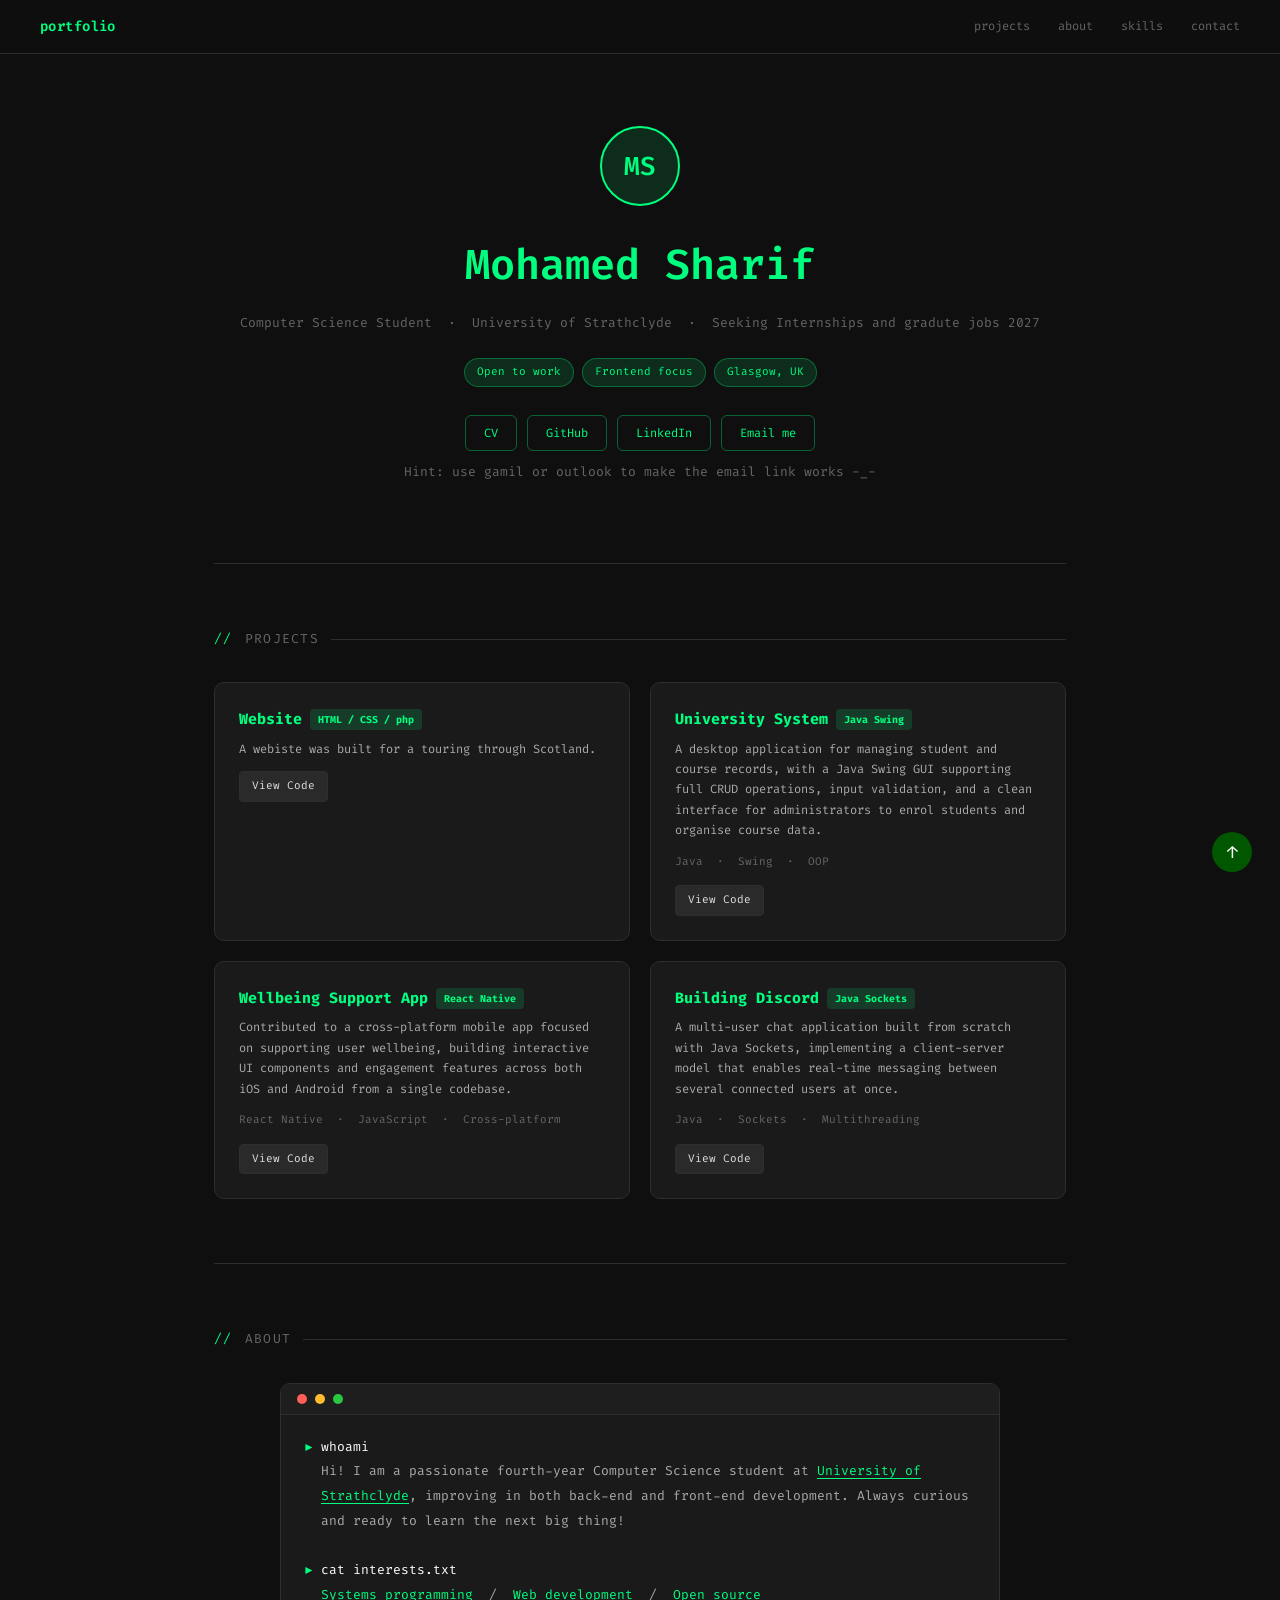
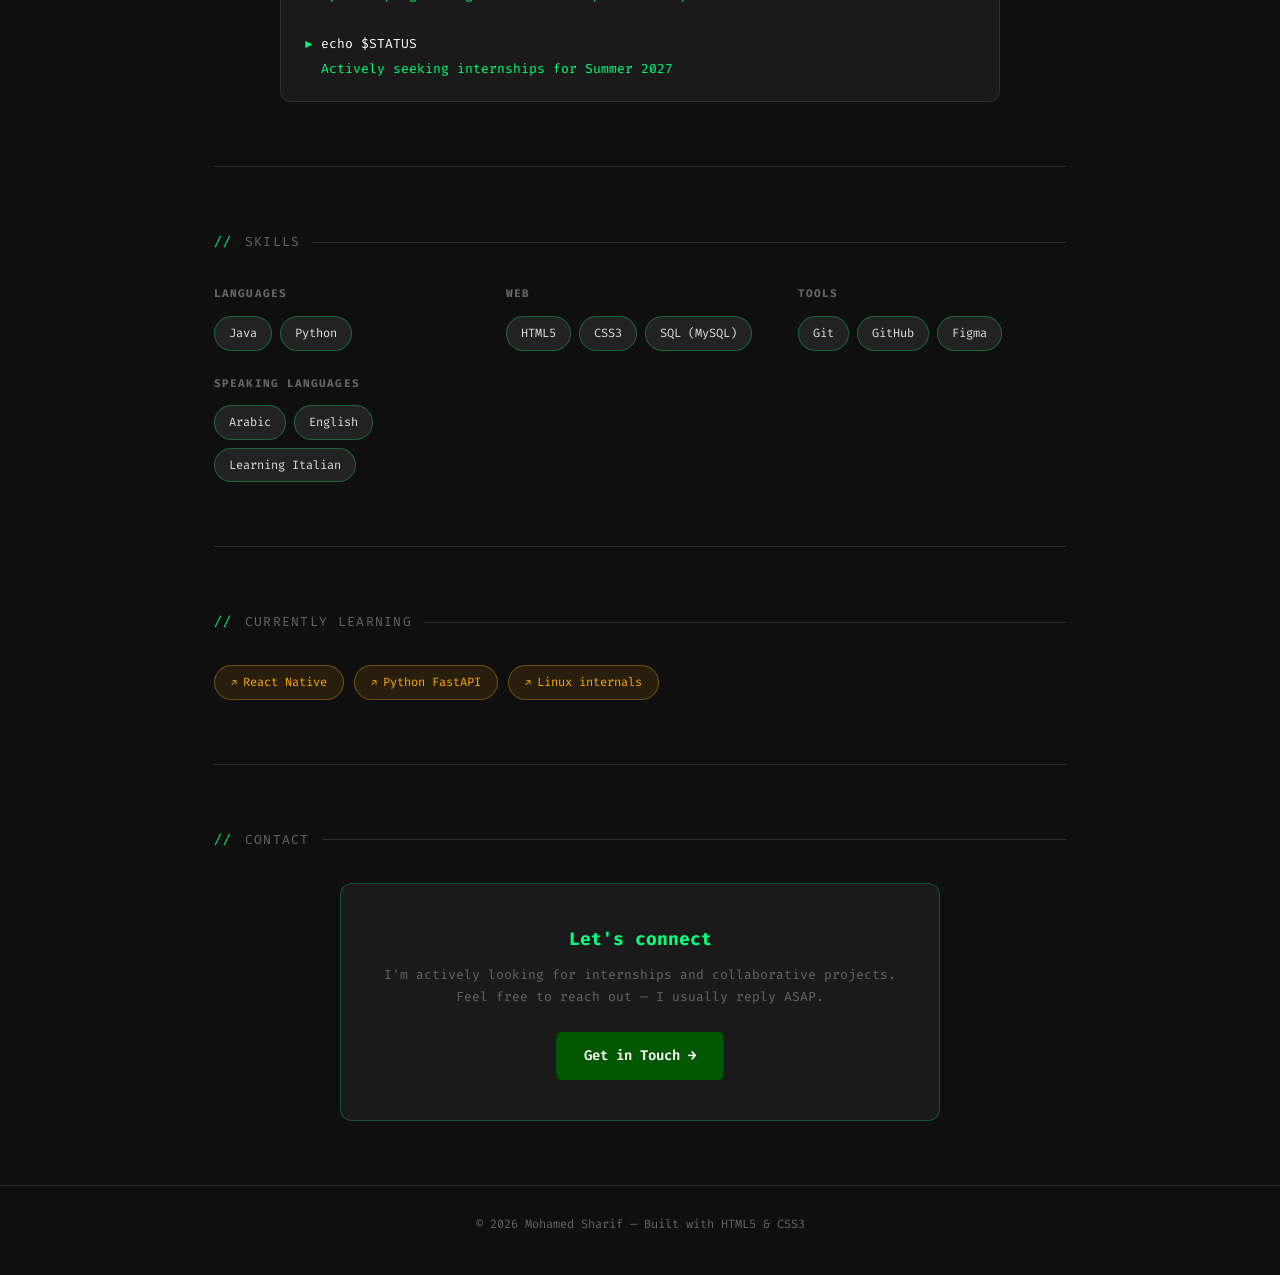
<file: index.html>
<!DOCTYPE html>
<html lang="en">
<head>
    <meta charset="UTF-8">
    <title>Mohamed Sharif — CS Portfolio</title>
    <meta name="viewport" content="width=device-width, initial-scale=1">
    <link rel="preconnect" href="https://fonts.googleapis.com">
    <link href="https://fonts.googleapis.com/css2?family=Fira+Code:wght@400;600&display=swap" rel="stylesheet">
    <link rel="stylesheet" href="style.css">  
</head>
<body>

    <a id="top"></a>

    <nav id="navbar">
        <span class="nav-brand">portfolio</span>
        <div class="nav-links">
            <a href="#projects">projects</a>
            <a href="#about">about</a>
            <a href="#skills">skills</a>
            <a href="#contact">contact</a>
        </div>
    </nav>

    <div class="container">

        <header>
            <div class="avatar">MS</div>

            <h1 class="hero-name">Mohamed Sharif</h1>

            <p class="hero-tagline">
                Computer Science Student &nbsp;·&nbsp; University of Strathclyde &nbsp;·&nbsp; Seeking Internships and gradute jobs 2027
            </p>

            <div class="badge-row">
                <span class="badge">Open to work</span>
                <span class="badge">Frontend focus</span>
                <span class="badge">Glasgow, UK</span>
            </div>

            <div class="hero-links">
                <a href="CV.pdf" target="_blank">CV</a>
                <a href="https://github.com/dashboard" target="_blank">GitHub</a>
                <a href="linkedin.com/in/mo-sharif-64a840363" target="_blank">LinkedIn</a>
                <a href="mailto:mohsh1211@email.com">Email me</a>
            </div>
            <p class="hero-tagline">Hint: use gamil or outlook to make the email link works -_-</p>

        </header>

        <section id="projects">
            <div class="section-title">projects</div>

            <div class="projects-grid">
                <div class="project-card">
                    <h3>Website <span class="lang-badge">HTML / CSS / php</span></h3>
                    <p>
                        A webiste was built for a touring through Scotland.
                    </p>
                    <div class="project-links">
                        <a href="#" target="_blank">View Code</a>
                    </div>
                </div>

                <div class="project-card">
                    <h3>University System <span class="lang-badge">Java Swing</span></h3>
                    <p>
                        A desktop application for managing student and course
                        records, with a Java Swing GUI supporting full
                        CRUD operations, input validation, and a clean
                        interface for administrators to enrol students and
                        organise course data.
                    </p>
                    <div class="tech-stack">Java &nbsp;·&nbsp; Swing &nbsp;·&nbsp; OOP</div>
                    <div class="project-links">
                        <a href="#" target="_blank">View Code</a>
                    </div>
                </div>

                <div class="project-card">
                    <h3>Wellbeing Support App <span class="lang-badge">React Native</span></h3>
                    <p>
                        Contributed to a cross-platform mobile app focused on
                        supporting user wellbeing, building interactive UI
                        components and engagement features across both
                        iOS and Android from a single codebase.
                    </p>
                    <div class="tech-stack">React Native &nbsp;·&nbsp; JavaScript &nbsp;·&nbsp; Cross-platform</div>
                    <div class="project-links">
                        <a href="https://github.com/mo390sh/Group_Project" target="_blank">View Code</a>
                    </div>
                </div>  

                <div class="project-card">
                    <h3>Building Discord <span class="lang-badge">Java Sockets</span></h3>
                    <p>
                        A multi-user chat application built from scratch
                        with Java Sockets, implementing a client-server
                        model that enables real-time messaging between
                        several connected users at once.
                    </p>
                    <div class="tech-stack">Java &nbsp;·&nbsp; Sockets &nbsp;·&nbsp; Multithreading</div>
                    <div class="project-links">
                        <a href="https://github.com/mo390sh/Distributed_Chat_System" target="_blank">View Code</a>
                    </div>
                </div>
            </div>
        </section>

        <section id="about">
            <div class="section-title">about</div>

            <div class="terminal-block">
                <div class="terminal-bar">
                    <span class="dot dot-r"></span>
                    <span class="dot dot-y"></span>
                    <span class="dot dot-g"></span>
                </div>
                <div class="terminal-body">
                    <div><span class="prompt">▶</span> <span class="cmd">whoami</span></div>
                    <div class="output">
                        Hi! I am a passionate fourth-year Computer Science student at
                        <a class="key" href="https://www.strath.ac.uk" target="_blank">
                            University of Strathclyde</a>, improving in both
                        back-end and front-end development.
                        Always curious and ready to learn the next big thing!
                    </div>
                    <br>
                    <div><span class="prompt">▶</span> <span class="cmd">cat interests.txt</span></div>
                    <div class="output">
                        <span class="key">Systems programming</span> &nbsp;/&nbsp;
                        <span class="key">Web development</span> &nbsp;/&nbsp;
                        <span class="key">Open source</span>
                    </div>
                    <br>
                    <div><span class="prompt">▶</span> <span class="cmd">echo $STATUS</span></div>
                    <div class="output"><span class="key">Actively seeking internships for Summer 2027 </span></div>
                </div>
            </div>
        </section>

        <section id="skills">
            <div class="section-title">skills</div>

            <div class="skills-groups">
                <div class="skill-group">
                    <h4>Languages</h4>
                    <div class="skill-tags">
                        <span class="skill-tag">Java</span>
                        <span class="skill-tag">Python</span>
                    </div>
                </div>
                <div class="skill-group">
                    <h4>Web</h4>
                    <div class="skill-tags">
                        <span class="skill-tag">HTML5</span>
                        <span class="skill-tag">CSS3</span>
                        <span class="skill-tag">SQL (MySQL)</span>
                    </div>
                </div>
                <div class="skill-group">
                    <h4>Tools</h4>
                    <div class="skill-tags">
                        <span class="skill-tag">Git</span>
                        <span class="skill-tag">GitHub</span>
                        <span class="skill-tag">Figma</span>
                    </div>
                </div>
                <div class="skill-group">
                    <h4>Speaking Languages</h4>
                    <div class="skill-tags">
                        <span class="skill-tag">Arabic</span>
                        <span class="skill-tag">English</span>
                        <span class="skill-tag">Learning Italian</span>
                    </div>
                </div>
            </div>
        </section>

        <section id="learning">
            <div class="section-title">currently learning</div>
            <div class="learning-tags">
                <span class="learn-tag">React Native</span>
                <span class="learn-tag">Python FastAPI</span>
                <span class="learn-tag">Linux internals</span>
            </div>
        </section>

        <section id="contact">
            <div class="section-title">contact</div>
            <div class="contact-box">
                <h3>Let's connect</h3>
                <p>
                    I'm actively looking for internships and collaborative projects.<br>
                    Feel free to reach out — I usually reply ASAP.
                </p>
                <a class="cta-btn" href="mailto:mohsh1211@email.com">Get in Touch →</a>
            </div>
        </section>

    </div>

    <footer>
        <p>© 2026 Mohamed Sharif — Built with HTML5 &amp; CSS3</p> 
    </footer>

    <a id="back-top" href="#top" aria-label="Back to top">↑</a>

</body>
</html>
</file>
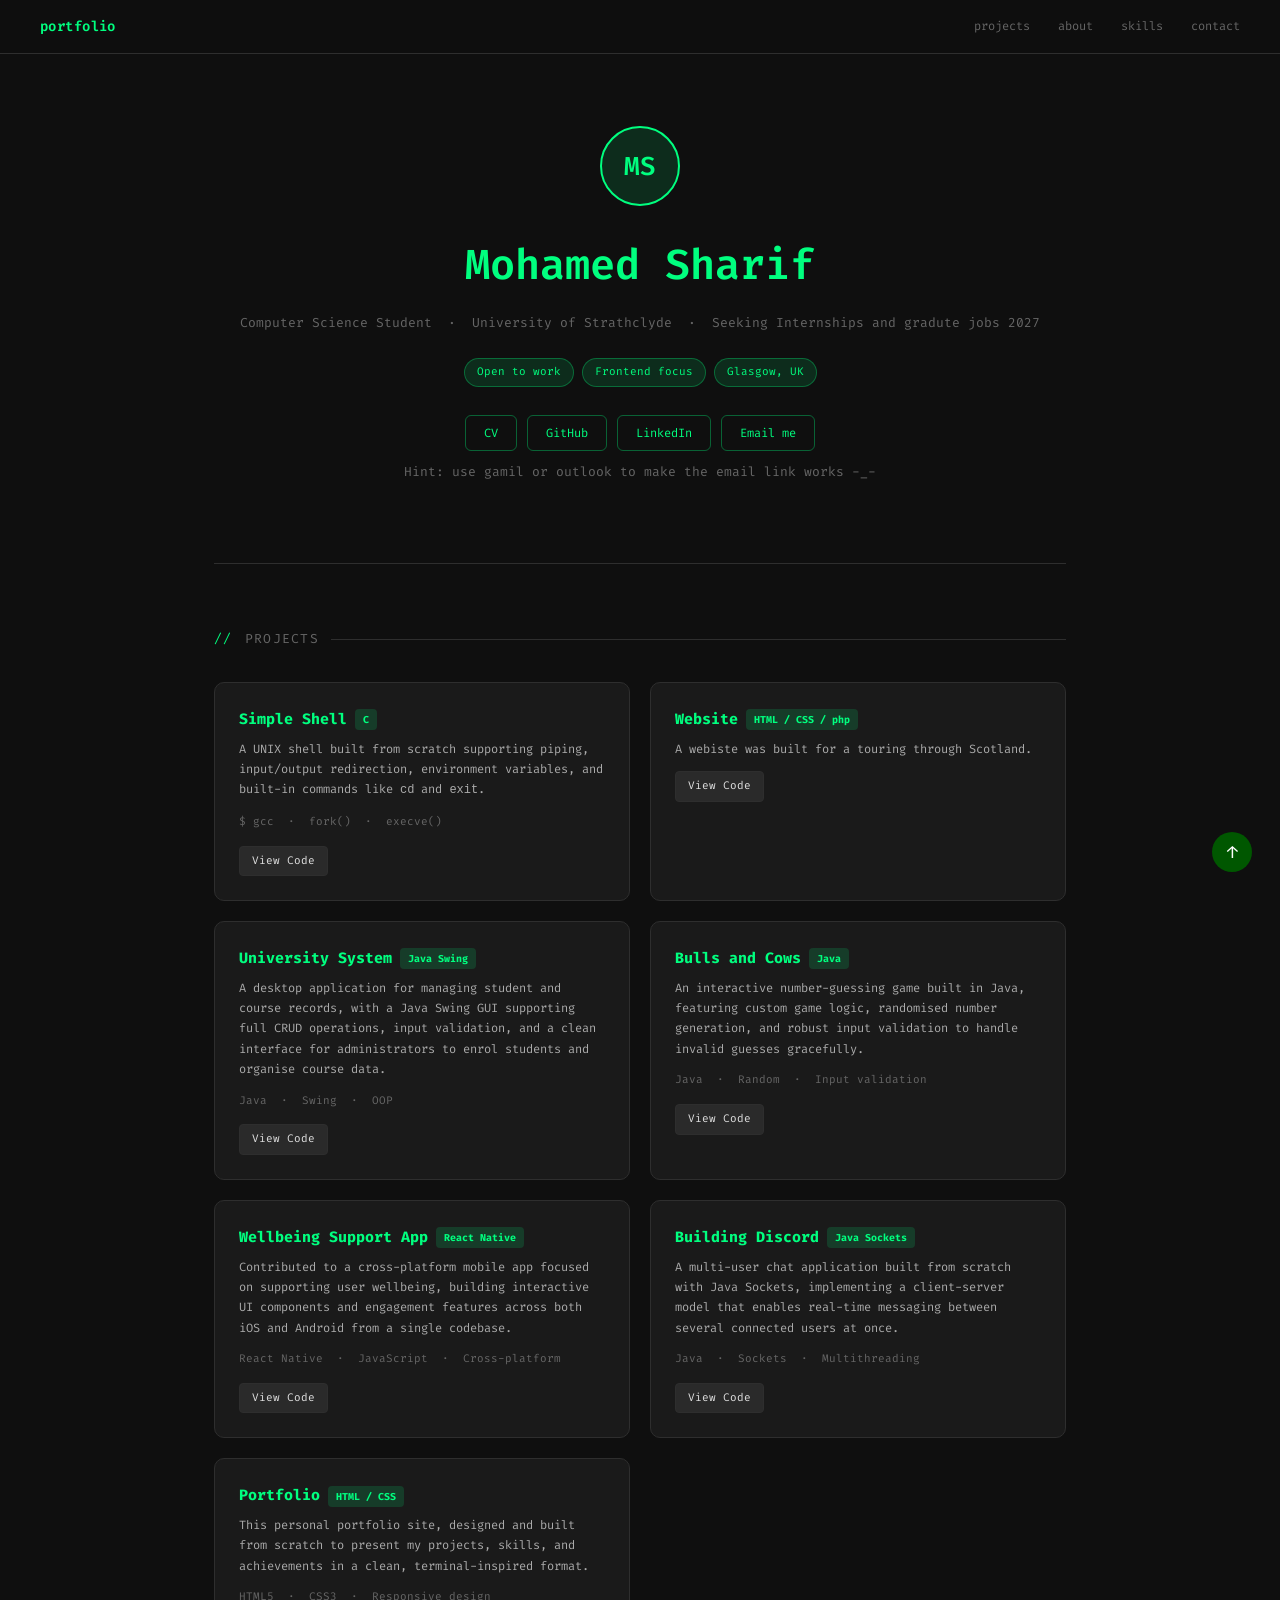
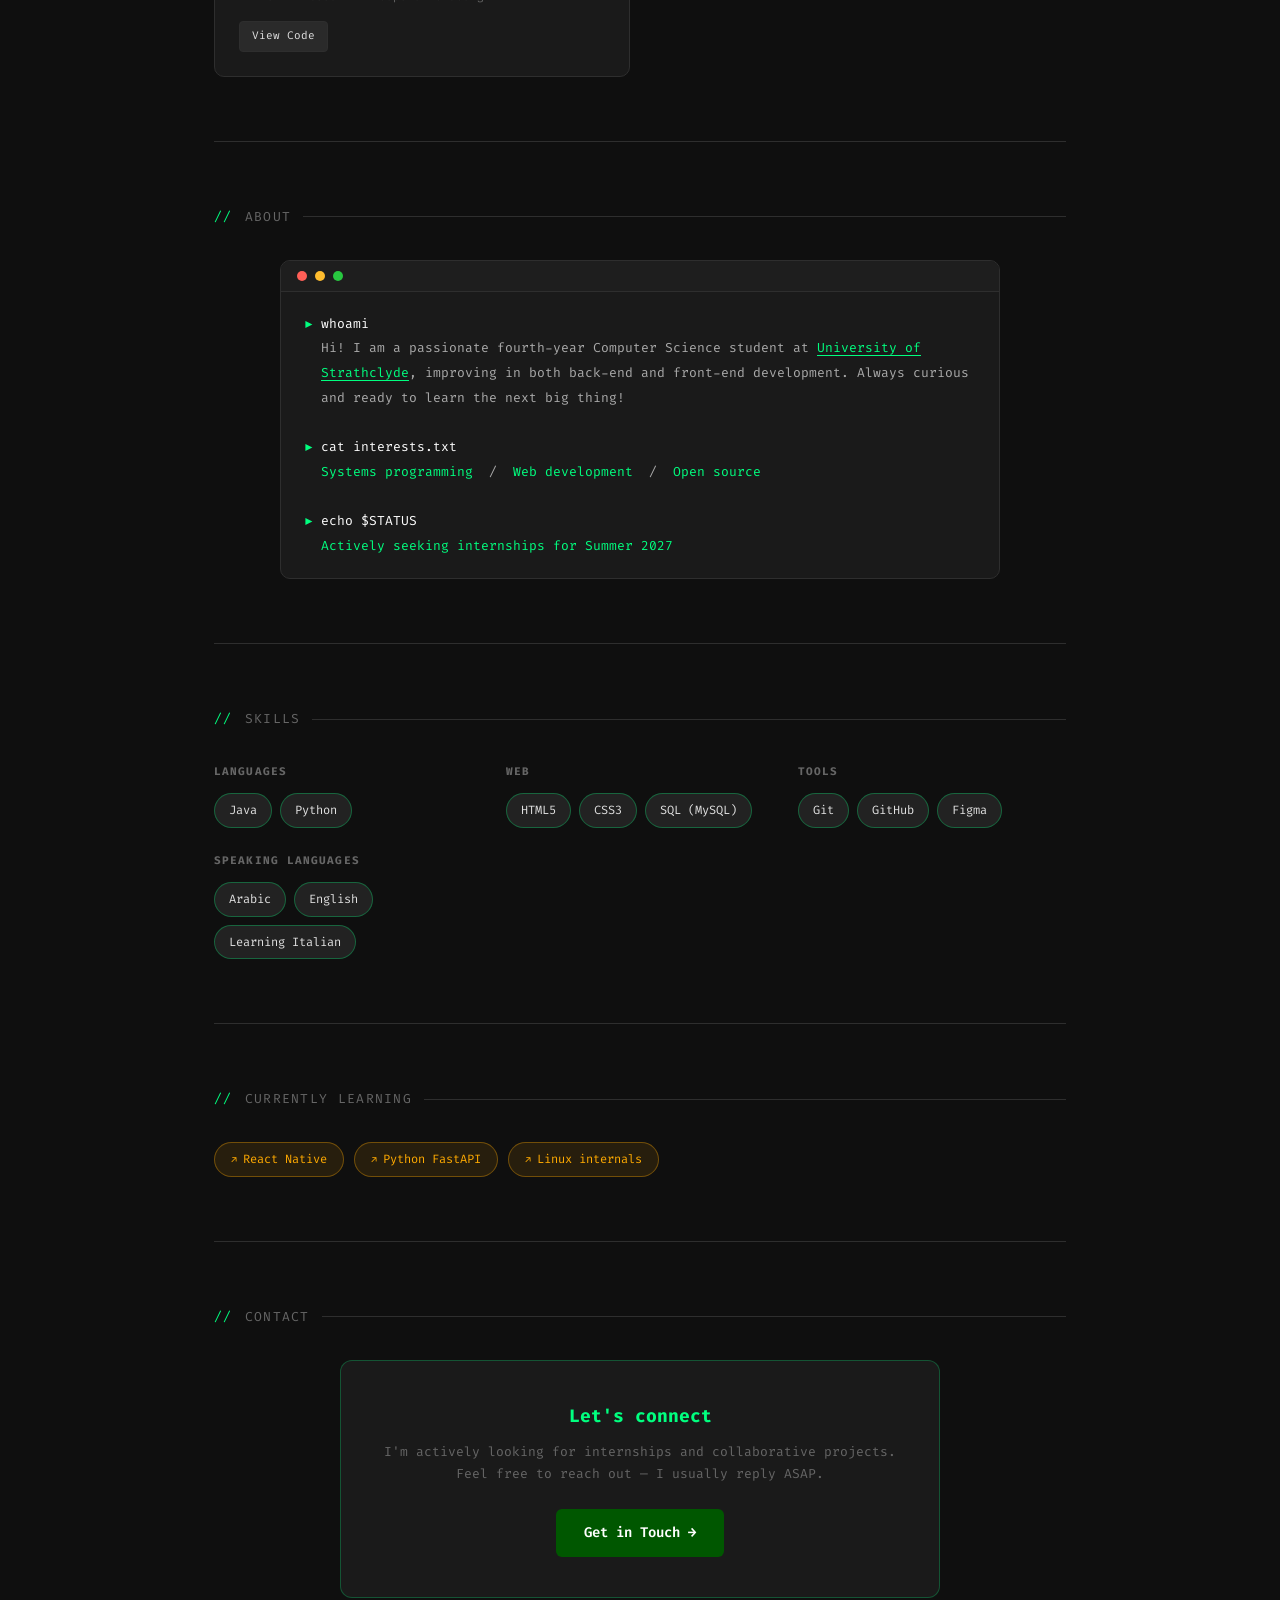
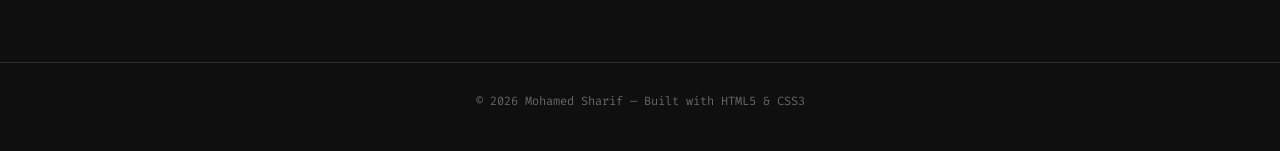
<file: Portfolio.html>
<!DOCTYPE html>
<html lang="en">
<head>
    <meta charset="UTF-8">
    <title>Mohamed Sharif — CS Portfolio</title>
    <meta name="viewport" content="width=device-width, initial-scale=1">
    <link rel="preconnect" href="https://fonts.googleapis.com">
    <link href="https://fonts.googleapis.com/css2?family=Fira+Code:wght@400;600&display=swap" rel="stylesheet">
    <link rel="stylesheet" href="style.css">  
</head>
<body>

    <a id="top"></a>

    <nav id="navbar">
        <span class="nav-brand">portfolio</span>
        <div class="nav-links">
            <a href="#projects">projects</a>
            <a href="#about">about</a>
            <a href="#skills">skills</a>
            <a href="#contact">contact</a>
        </div>
    </nav>

    <div class="container">

        <header>
            <div class="avatar">MS</div>

            <h1 class="hero-name">Mohamed Sharif</h1>

            <p class="hero-tagline">
                Computer Science Student &nbsp;·&nbsp; University of Strathclyde &nbsp;·&nbsp; Seeking Internships and gradute jobs 2027
            </p>

            <div class="badge-row">
                <span class="badge">Open to work</span>
                <span class="badge">Frontend focus</span>
                <span class="badge">Glasgow, UK</span>
            </div>

            <div class="hero-links">
                <a href="CV.pdf" target="_blank">CV</a>
                <a href="https://github.com/dashboard" target="_blank">GitHub</a>
                <a href="linkedin.com/in/mo-sharif-64a840363" target="_blank">LinkedIn</a>
                <a href="mailto:mohsh1211@email.com">Email me</a>
            </div>
            <p class="hero-tagline">Hint: use gamil or outlook to make the email link works -_-</p>

        </header>

        <section id="projects">
            <div class="section-title">projects</div>

            <div class="projects-grid">
                <div class="project-card">
                    <h3>Simple Shell <span class="lang-badge">C</span></h3>
                    <p>
                        A UNIX shell built from scratch supporting piping,
                        input/output redirection, environment variables, and
                        built-in commands like <code>cd</code> and <code>exit</code>.
                    </p>
                    <div class="tech-stack">$ gcc &nbsp;·&nbsp; fork() &nbsp;·&nbsp; execve()</div>
                    <div class="project-links">
                        <a href="#" target="_blank">View Code</a>
                    </div>
                </div>

                <div class="project-card">
                    <h3>Website <span class="lang-badge">HTML / CSS / php</span></h3>
                    <p>
                        A webiste was built for a touring through Scotland.
                    </p>
                    <div class="project-links">
                        <a href="#" target="_blank">View Code</a>
                    </div>
                </div>

                <div class="project-card">
                    <h3>University System <span class="lang-badge">Java Swing</span></h3>
                    <p>
                        A desktop application for managing student and course
                        records, with a Java Swing GUI supporting full
                        CRUD operations, input validation, and a clean
                        interface for administrators to enrol students and
                        organise course data.
                    </p>
                    <div class="tech-stack">Java &nbsp;·&nbsp; Swing &nbsp;·&nbsp; OOP</div>
                    <div class="project-links">
                        <a href="#" target="_blank">View Code</a>
                    </div>
                </div>

                <div class="project-card">
                    <h3>Bulls and Cows <span class="lang-badge">Java</span></h3>
                    <p>
                        An interactive number-guessing game built in Java,
                        featuring custom game logic, randomised number
                        generation, and robust input validation to handle
                        invalid guesses gracefully.
                    </p>
                    <div class="tech-stack">Java &nbsp;·&nbsp; Random &nbsp;·&nbsp; Input validation</div>
                    <div class="project-links">
                        <a href="#" target="_blank">View Code</a>
                    </div>
                </div>

                <div class="project-card">
                    <h3>Wellbeing Support App <span class="lang-badge">React Native</span></h3>
                    <p>
                        Contributed to a cross-platform mobile app focused on
                        supporting user wellbeing, building interactive UI
                        components and engagement features across both
                        iOS and Android from a single codebase.
                    </p>
                    <div class="tech-stack">React Native &nbsp;·&nbsp; JavaScript &nbsp;·&nbsp; Cross-platform</div>
                    <div class="project-links">
                        <a href="#" target="_blank">View Code</a>
                    </div>
                </div>

                <div class="project-card">
                    <h3>Building Discord <span class="lang-badge">Java Sockets</span></h3>
                    <p>
                        A multi-user chat application built from scratch
                        with Java Sockets, implementing a client-server
                        model that enables real-time messaging between
                        several connected users at once.
                    </p>
                    <div class="tech-stack">Java &nbsp;·&nbsp; Sockets &nbsp;·&nbsp; Multithreading</div>
                    <div class="project-links">
                        <a href="#" target="_blank">View Code</a>
                    </div>
                </div>

                <div class="project-card">
                    <h3>Portfolio <span class="lang-badge">HTML / CSS</span></h3>
                    <p>
                        This personal portfolio site, designed and built from
                        scratch to present my projects, skills, and
                        achievements in a clean, terminal-inspired format.
                    </p>
                    <div class="tech-stack">HTML5 &nbsp;·&nbsp; CSS3 &nbsp;·&nbsp; Responsive design</div>
                    <div class="project-links">
                        <a href="#" target="_blank">View Code</a>
                    </div>
                </div>
            </div>
        </section>

        <section id="about">
            <div class="section-title">about</div>

            <div class="terminal-block">
                <div class="terminal-bar">
                    <span class="dot dot-r"></span>
                    <span class="dot dot-y"></span>
                    <span class="dot dot-g"></span>
                </div>
                <div class="terminal-body">
                    <div><span class="prompt">▶</span> <span class="cmd">whoami</span></div>
                    <div class="output">
                        Hi! I am a passionate fourth-year Computer Science student at
                        <a class="key" href="https://www.strath.ac.uk" target="_blank">
                            University of Strathclyde</a>, improving in both
                        back-end and front-end development.
                        Always curious and ready to learn the next big thing!
                    </div>
                    <br>
                    <div><span class="prompt">▶</span> <span class="cmd">cat interests.txt</span></div>
                    <div class="output">
                        <span class="key">Systems programming</span> &nbsp;/&nbsp;
                        <span class="key">Web development</span> &nbsp;/&nbsp;
                        <span class="key">Open source</span>
                    </div>
                    <br>
                    <div><span class="prompt">▶</span> <span class="cmd">echo $STATUS</span></div>
                    <div class="output"><span class="key">Actively seeking internships for Summer 2027 </span></div>
                </div>
            </div>
        </section>

        <section id="skills">
            <div class="section-title">skills</div>

            <div class="skills-groups">
                <div class="skill-group">
                    <h4>Languages</h4>
                    <div class="skill-tags">
                        <span class="skill-tag">Java</span>
                        <span class="skill-tag">Python</span>
                    </div>
                </div>
                <div class="skill-group">
                    <h4>Web</h4>
                    <div class="skill-tags">
                        <span class="skill-tag">HTML5</span>
                        <span class="skill-tag">CSS3</span>
                        <span class="skill-tag">SQL (MySQL)</span>
                    </div>
                </div>
                <div class="skill-group">
                    <h4>Tools</h4>
                    <div class="skill-tags">
                        <span class="skill-tag">Git</span>
                        <span class="skill-tag">GitHub</span>
                        <span class="skill-tag">Figma</span>
                    </div>
                </div>
                <div class="skill-group">
                    <h4>Speaking Languages</h4>
                    <div class="skill-tags">
                        <span class="skill-tag">Arabic</span>
                        <span class="skill-tag">English</span>
                        <span class="skill-tag">Learning Italian</span>
                    </div>
                </div>
            </div>
        </section>

        <section id="learning">
            <div class="section-title">currently learning</div>
            <div class="learning-tags">
                <span class="learn-tag">React Native</span>
                <span class="learn-tag">Python FastAPI</span>
                <span class="learn-tag">Linux internals</span>
            </div>
        </section>

        <section id="contact">
            <div class="section-title">contact</div>
            <div class="contact-box">
                <h3>Let's connect</h3>
                <p>
                    I'm actively looking for internships and collaborative projects.<br>
                    Feel free to reach out — I usually reply ASAP.
                </p>
                <a class="cta-btn" href="mailto:mohsh1211@email.com">Get in Touch →</a>
            </div>
        </section>

    </div>

    <footer>
        <p>© 2026 Mohamed Sharif — Built with HTML5 &amp; CSS3</p> 
    </footer>

    <a id="back-top" href="#top" aria-label="Back to top">↑</a>

</body>
</html>
</file>
<file: style.css>
*, *::before, *::after { box-sizing: border-box; margin: 0; padding: 0; }

:root {
    --bg:       #0f0f0f;
    --bg-card:  #1a1a1a;
    --bg-hover: #222;
    --border:   #2e2e2e;
    --text:     #e0e0e0;
    --muted:    #666;
    --accent:   #00ff7f;
    --accent-dim: rgba(0,255,127,0.12);
    --warn:     #ffaa00;
    --mono:     'Fira Code', monospace;
}

html { 
    scroll-behavior: smooth; 
}

body {
    font-family: var(--mono);
    background: var(--bg);
    color: var(--text);
    line-height: 1.7;
    min-height: 100vh;
}

a { 
    color: inherit; text-decoration: none; 
}

nav {
    position: sticky;
    top: 0;
    z-index: 100;
    background: rgba(15,15,15,0.85);
    backdrop-filter: blur(10px);
    -webkit-backdrop-filter: blur(10px);
    border-bottom: 1px solid var(--border);
    display: flex;
    align-items: center;
    justify-content: space-between;
    padding: 14px 40px;
}

.nav-brand {
    color: var(--accent);
    font-size: 14px;
    font-weight: 600;
    letter-spacing: 0.03em;
}

.nav-links {
    display: flex;
    gap: 28px;
}

.nav-links a {
    font-size: 12px;
    color: var(--muted);
    transition: color 0.2s;
    padding: 2px 0;
    border-bottom: 1px solid transparent;
}

.nav-links a:hover {
    color: var(--accent);
    border-bottom-color: var(--accent);
}

.container {
    max-width: 900px;
    margin: 0 auto;
    padding: 0 24px;
}

section {
    padding: 64px 0;
    border-top: 1px solid var(--border);
}

.section-title {
    font-size: 13px;
    color: var(--muted);
    letter-spacing: 0.1em;
    text-transform: uppercase;
    margin-bottom: 32px;
    display: flex;
    align-items: center;
    gap: 12px;
}

.section-title::before { 
    content: '//'; 
    color: var(--accent); 
}
.section-title::after  { 
    content: ''; 
    flex: 1; 
    height: 1px; 
    background: var(--border); 
}

header {
    padding: 72px 0 56px;
    text-align: center;
}

.avatar {
    width: 80px;
    height: 80px;
    border-radius: 50%;
    border: 2px solid var(--accent);
    background: var(--accent-dim);
    display: flex;
    align-items: center;
    justify-content: center;
    font-size: 26px;
    font-weight: 600;
    color: var(--accent);
    margin: 0 auto 24px;
    animation: fadeUp 0.6s ease both;
}

.hero-name {
    font-size: clamp(28px, 5vw, 42px);
    color: var(--accent);
    font-weight: 600;
    min-height: 1.3em;
    animation: fadeUp 0.6s 0.1s ease both;
}

.hero-tagline {
    font-size: 13px;
    color: var(--muted);
    margin: 10px 0 24px;
    animation: fadeUp 0.6s 0.2s ease both;
}

.badge-row {
    display: flex;
    flex-wrap: wrap;
    gap: 8px;
    justify-content: center;
    margin-bottom: 28px;
    animation: fadeUp 0.6s 0.3s ease both;
}

.badge {
    background: var(--accent-dim);
    border: 1px solid rgba(0,255,127,0.3);
    color: var(--accent);
    font-size: 11px;
    padding: 4px 12px;
    border-radius: 20px;
}

.hero-links {
    display: flex;
    flex-wrap: wrap;
    gap: 10px;
    justify-content: center;
    animation: fadeUp 0.6s 0.4s ease both;
}

.hero-links a {
    font-size: 12px;
    color: var(--accent);
    border: 1px solid rgba(0,255,127,0.35);
    padding: 7px 18px;
    border-radius: 6px;
    transition: background 0.2s, color 0.2s;
}

.hero-links a:hover {
    background: var(--accent);
    color: var(--bg);
}

.projects-grid {
    display: grid;
    grid-template-columns: repeat(auto-fit, minmax(280px, 1fr));
    gap: 20px;
}

.project-card {
    background: var(--bg-card);
    border: 1px solid var(--border);
    border-radius: 10px;
    padding: 24px;
    transition: transform 0.25s, border-color 0.25s, box-shadow 0.25s;
    position: relative;
    overflow: hidden;
}

.project-card::before {
    content: '';
    position: absolute;
    left: 0; top: 0; bottom: 0;
    width: 3px;
    background: var(--accent);
    transform: scaleY(0);
    transform-origin: bottom;
    transition: transform 0.3s ease;
    border-radius: 3px 0 0 3px;
}

.project-card:hover {
    transform: translateY(-4px);
    border-color: rgba(0,255,127,0.35);
    box-shadow: 0 12px 30px rgba(0,0,0,0.5);
}

.project-card:hover::before { transform: scaleY(1); }

.project-card h3 {
    color: var(--accent);
    font-size: 15px;
    margin-bottom: 6px;
    display: flex;
    align-items: center;
    gap: 8px;
}

.lang-badge {
    background: rgba(0,255,127,0.15);
    color: var(--accent);
    font-size: 10px;
    padding: 2px 8px;
    border-radius: 4px;
}

.project-card p {
    font-size: 12px;
    color: #aaa;
    margin-bottom: 12px;
    line-height: 1.7;
    font-family: var(--mono);
}

.tech-stack {
    font-size: 11px;
    color: var(--muted);
    margin-bottom: 14px;
}

.project-links {
    display: flex;
    gap: 10px;
}

.project-links a {
    font-size: 11px;
    background: #2a2a2a;
    color: var(--text);
    padding: 5px 12px;
    border-radius: 4px;
    border: 1px solid var(--border);
    transition: background 0.2s, color 0.2s;
}

.project-links a:hover {
    background: var(--accent);
    color: var(--bg);
    border-color: var(--accent);
}

.terminal-block {
    background: var(--bg-card);
    border: 1px solid var(--border);
    border-radius: 10px;
    overflow: hidden;
    max-width: 720px;
    margin: 0 auto;
    animation: float 5s ease-in-out infinite;
}

.terminal-block:hover {
    animation-play-state: paused;
}

@keyframes float {
    0%, 100% { transform: translateY(0); box-shadow: 0 10px 25px rgba(0,0,0,0.35); }
    50%      { transform: translateY(-12px); box-shadow: 0 22px 35px rgba(0,0,0,0.5); }
}

.terminal-bar {
    background: #1e1e1e;
    padding: 10px 16px;
    display: flex;
    align-items: center;
    gap: 8px;
    border-bottom: 1px solid var(--border);
}

.dot { width: 10px; height: 10px; border-radius: 50%; }
.dot-r { background: #ff5f57; }
.dot-y { background: #febc2e; }
.dot-g { background: #28c840; }

.terminal-body {
    padding: 20px 24px;
    font-size: 13px;
    line-height: 1.9;
}

.terminal-body .prompt { color: var(--accent); }
.terminal-body .cmd    { color: #fff; }
.terminal-body .output { color: #aaa; padding-left: 16px; }
.terminal-body .key    { color: var(--accent); }
.terminal-body a.key   { text-decoration: underline; text-underline-offset: 3px; }

.skills-groups {
    display: grid;
    grid-template-columns: repeat(auto-fit, minmax(200px, 1fr));
    gap: 24px;
}

.skill-group h4 {
    font-size: 11px;
    color: var(--muted);
    text-transform: uppercase;
    letter-spacing: 0.1em;
    margin-bottom: 12px;
}

.skill-tags {
    display: flex;
    flex-wrap: wrap;
    gap: 8px;
}

.skill-tag {
    background: #222;
    color: var(--text);
    border: 1px solid rgba(0,255,127,0.3);
    padding: 6px 14px;
    border-radius: 20px;
    font-size: 12px;
    transition: background 0.2s, color 0.2s;
}

.skill-tag:hover {
    background: var(--accent-dim);
    color: var(--accent);
}

.learning-tags {
    display: flex;
    flex-wrap: wrap;
    gap: 10px;
}

.learn-tag {
    background: rgba(255,170,0,0.1);
    border: 1px solid rgba(255,170,0,0.35);
    color: var(--warn);
    font-size: 12px;
    padding: 6px 16px;
    border-radius: 20px;
    display: flex;
    align-items: center;
    gap: 6px;
}

.learn-tag::before { content: '↗'; font-size: 10px; }

.contact-box {
    background: var(--bg-card);
    border: 1px solid rgba(0,255,127,0.25);
    border-radius: 12px;
    padding: 40px;
    text-align: center;
    max-width: 600px;
    margin: 0 auto;
}

.contact-box h3 {
    color: var(--accent);
    font-size: 18px;
    margin-bottom: 10px;
}

.contact-box p {
    font-size: 13px;
    color: var(--muted);
    margin-bottom: 24px;
    line-height: 1.7;
}

.cta-btn {
    display: inline-block;
    background:rgb(0, 87, 0);
    color: rgb(255, 255, 255);
    padding: 12px 28px;
    border-radius: 6px;
    font-family: var(--mono);
    font-size: 14px;
    font-weight: 600;
    border: none;
    cursor: pointer;
    text-decoration: none;
    transition: opacity 0.2s, transform 0.2s;
}

.cta-btn:hover { opacity: 0.85; transform: translateY(-2px); }

footer {
    text-align: center;
    padding: 28px 0 40px;
    font-size: 12px;
    color: var(--muted);
    border-top: 1px solid var(--border);
}

@keyframes fadeUp {
    from { opacity: 0; transform: translateY(20px); }
    to   { opacity: 1; transform: translateY(0); }
}

#back-top {
    position: fixed;
    bottom: 28px;
    right: 28px;
    background: rgb(0, 87, 0);
    color: rgb(255, 255, 255);
    width: 40px;
    height: 40px;
    border-radius: 50%;
    font-size: 18px;
    display: flex;
    align-items: center;
    justify-content: center;
    z-index: 200;
    transition: opacity 0.2s;
}

#back-top:hover { opacity: 0.8; }

@media (max-width: 600px) {
    nav { padding: 12px 20px; }
    .nav-links { gap: 16px; }
    .container { padding: 0 16px; }
    header { padding: 48px 0 40px; }
    section { padding: 48px 0; }
    .contact-box { padding: 28px 20px; }
}
</file>
